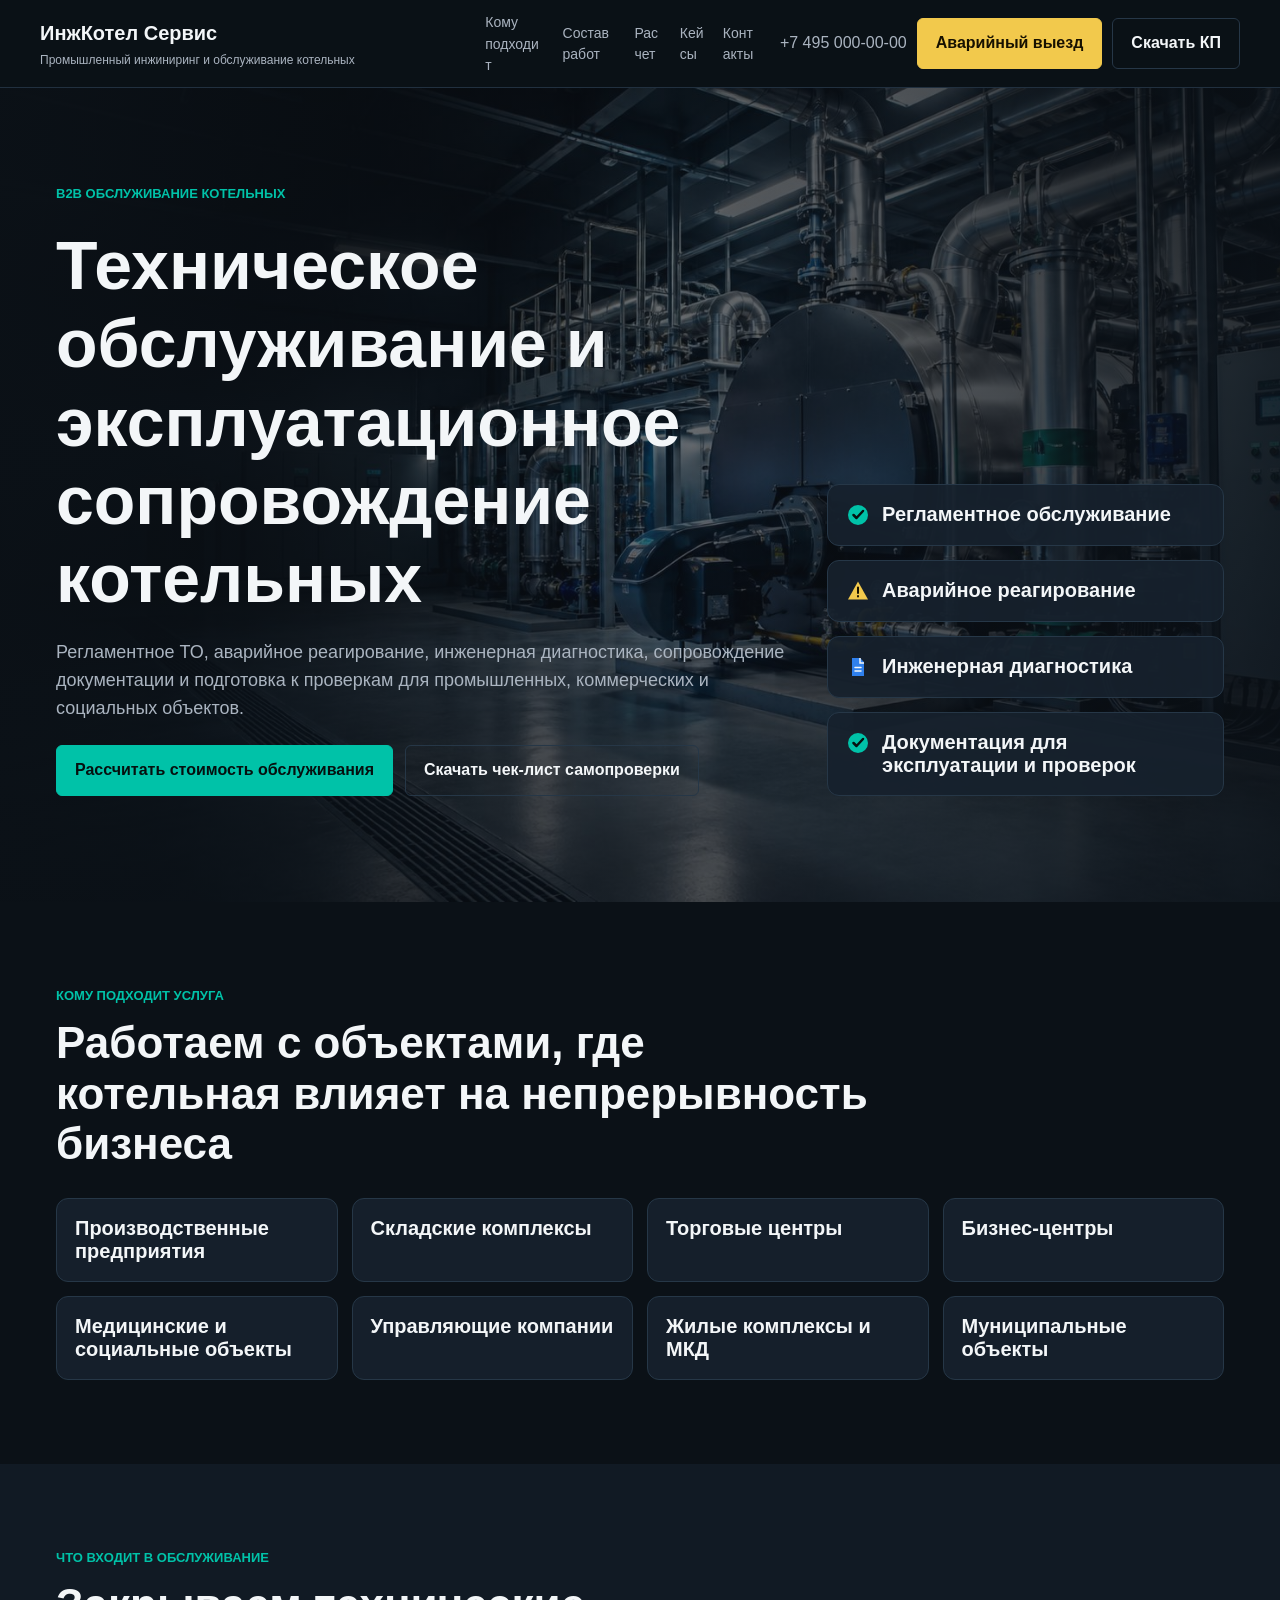
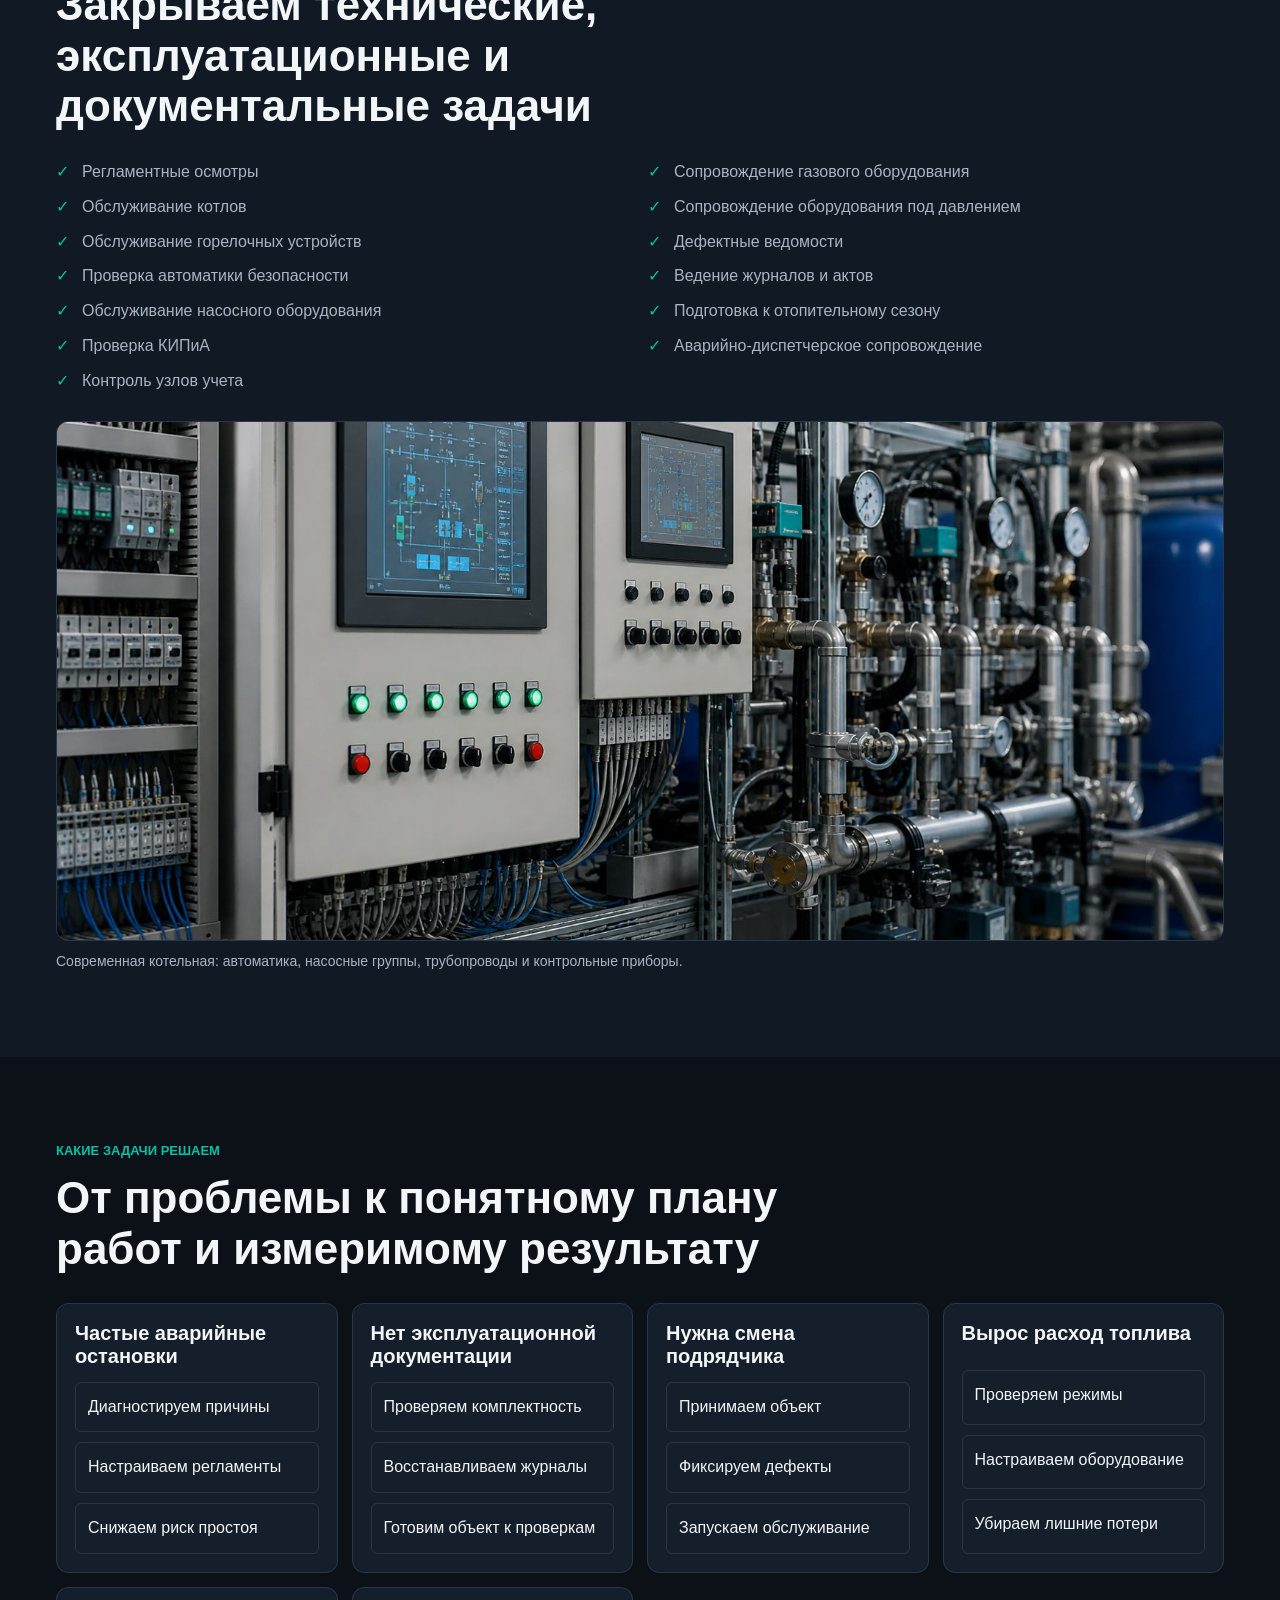
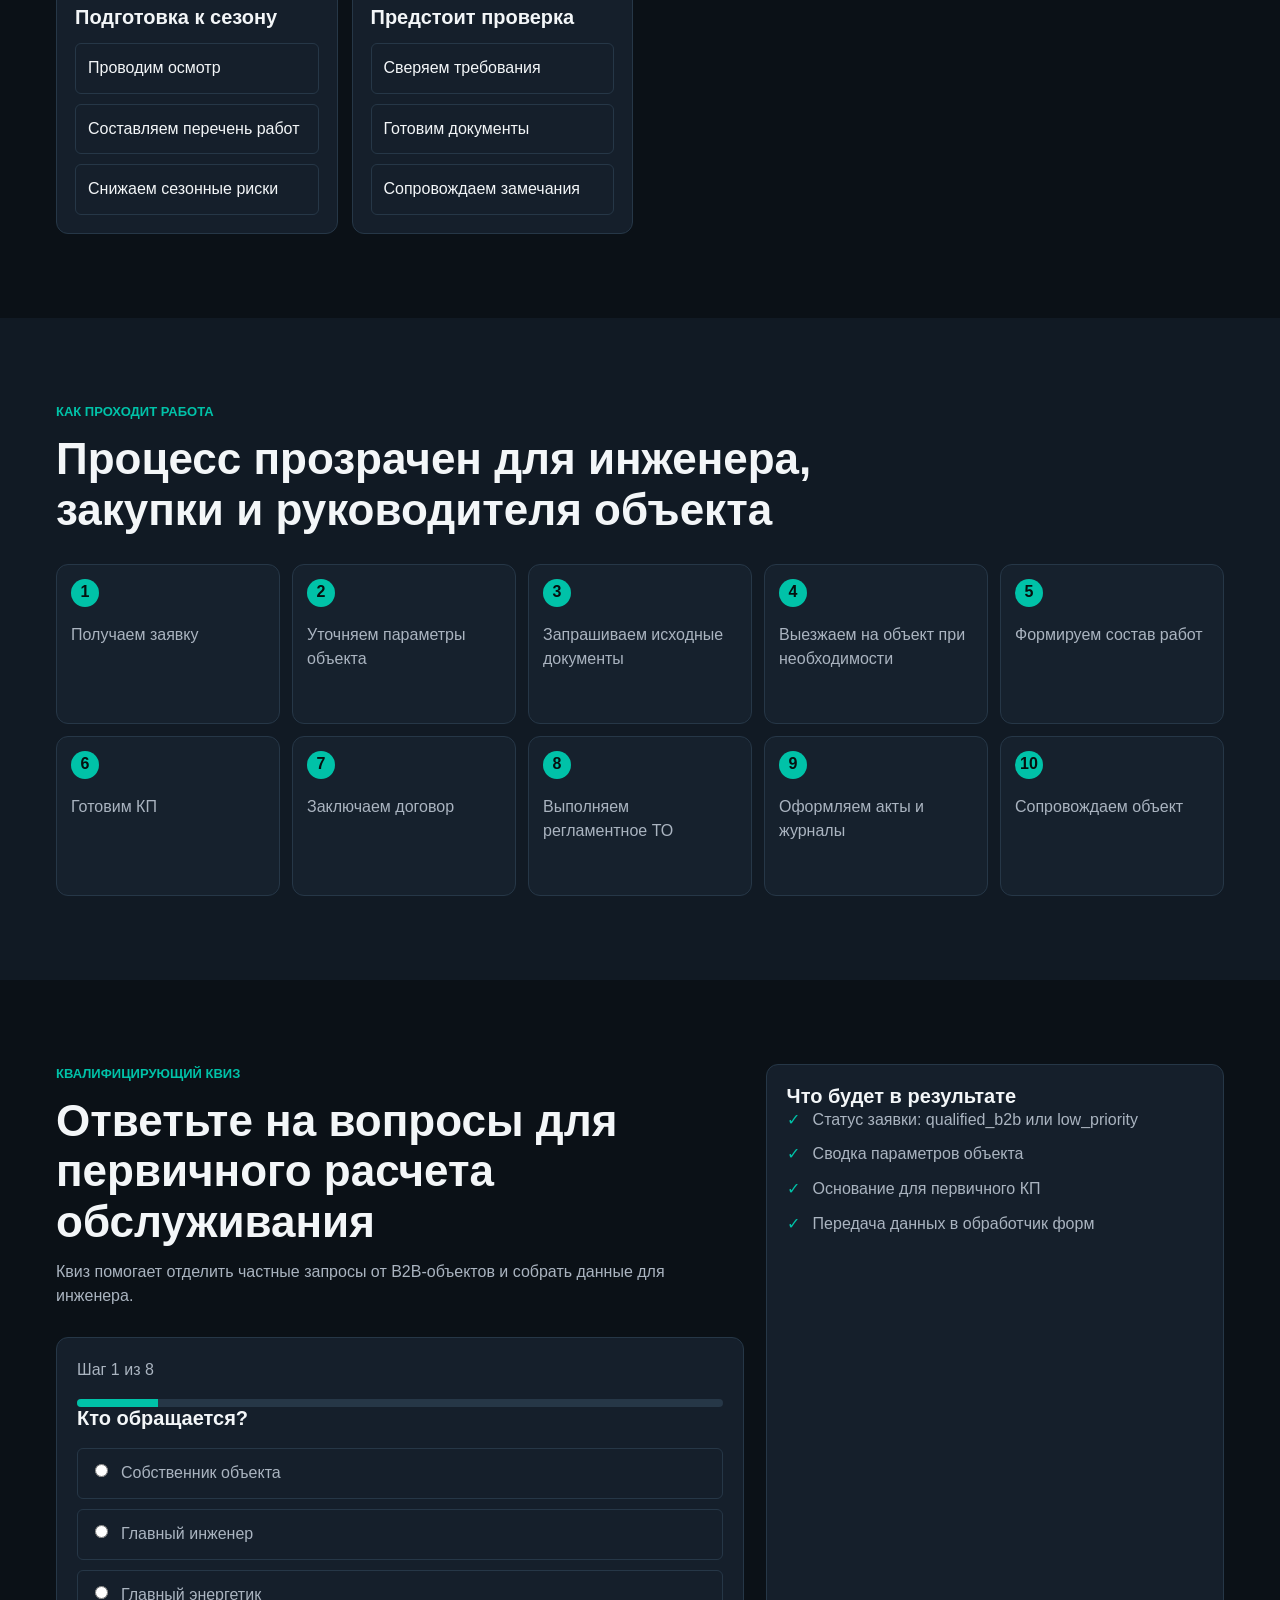
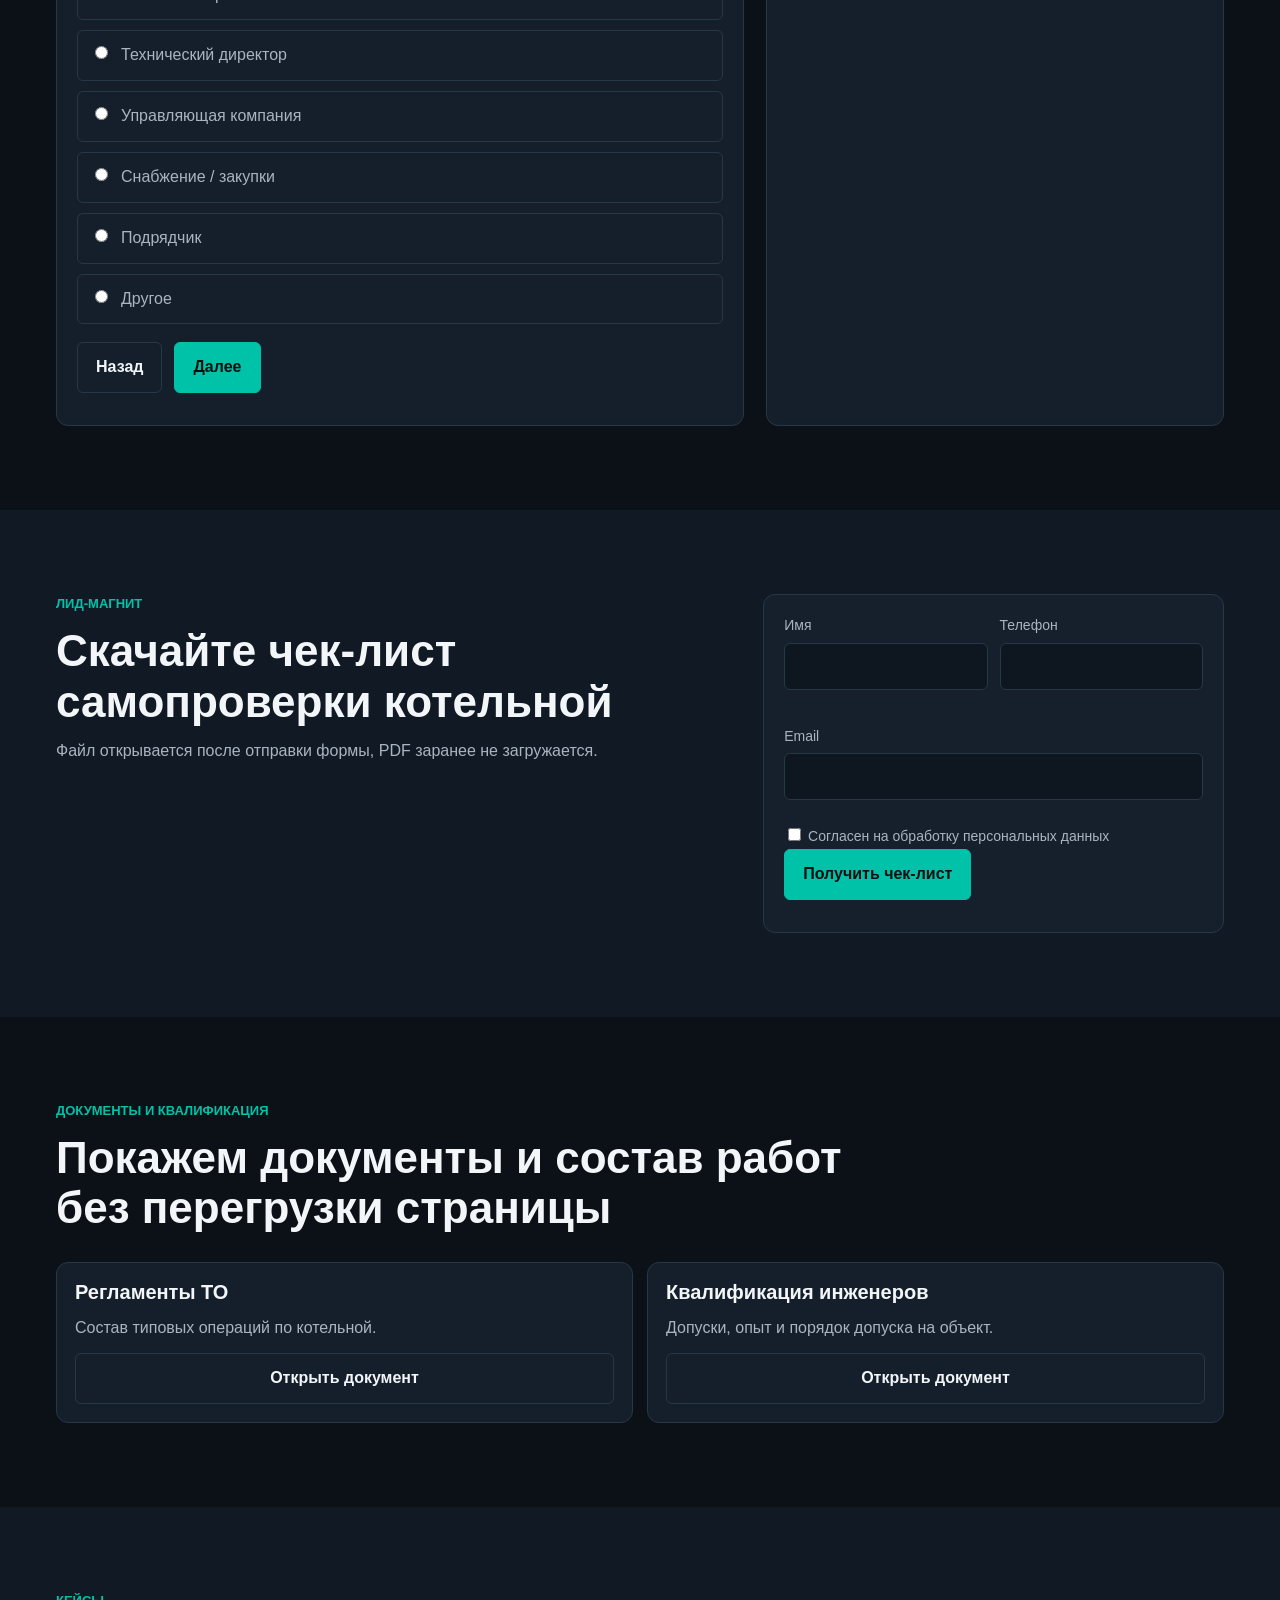
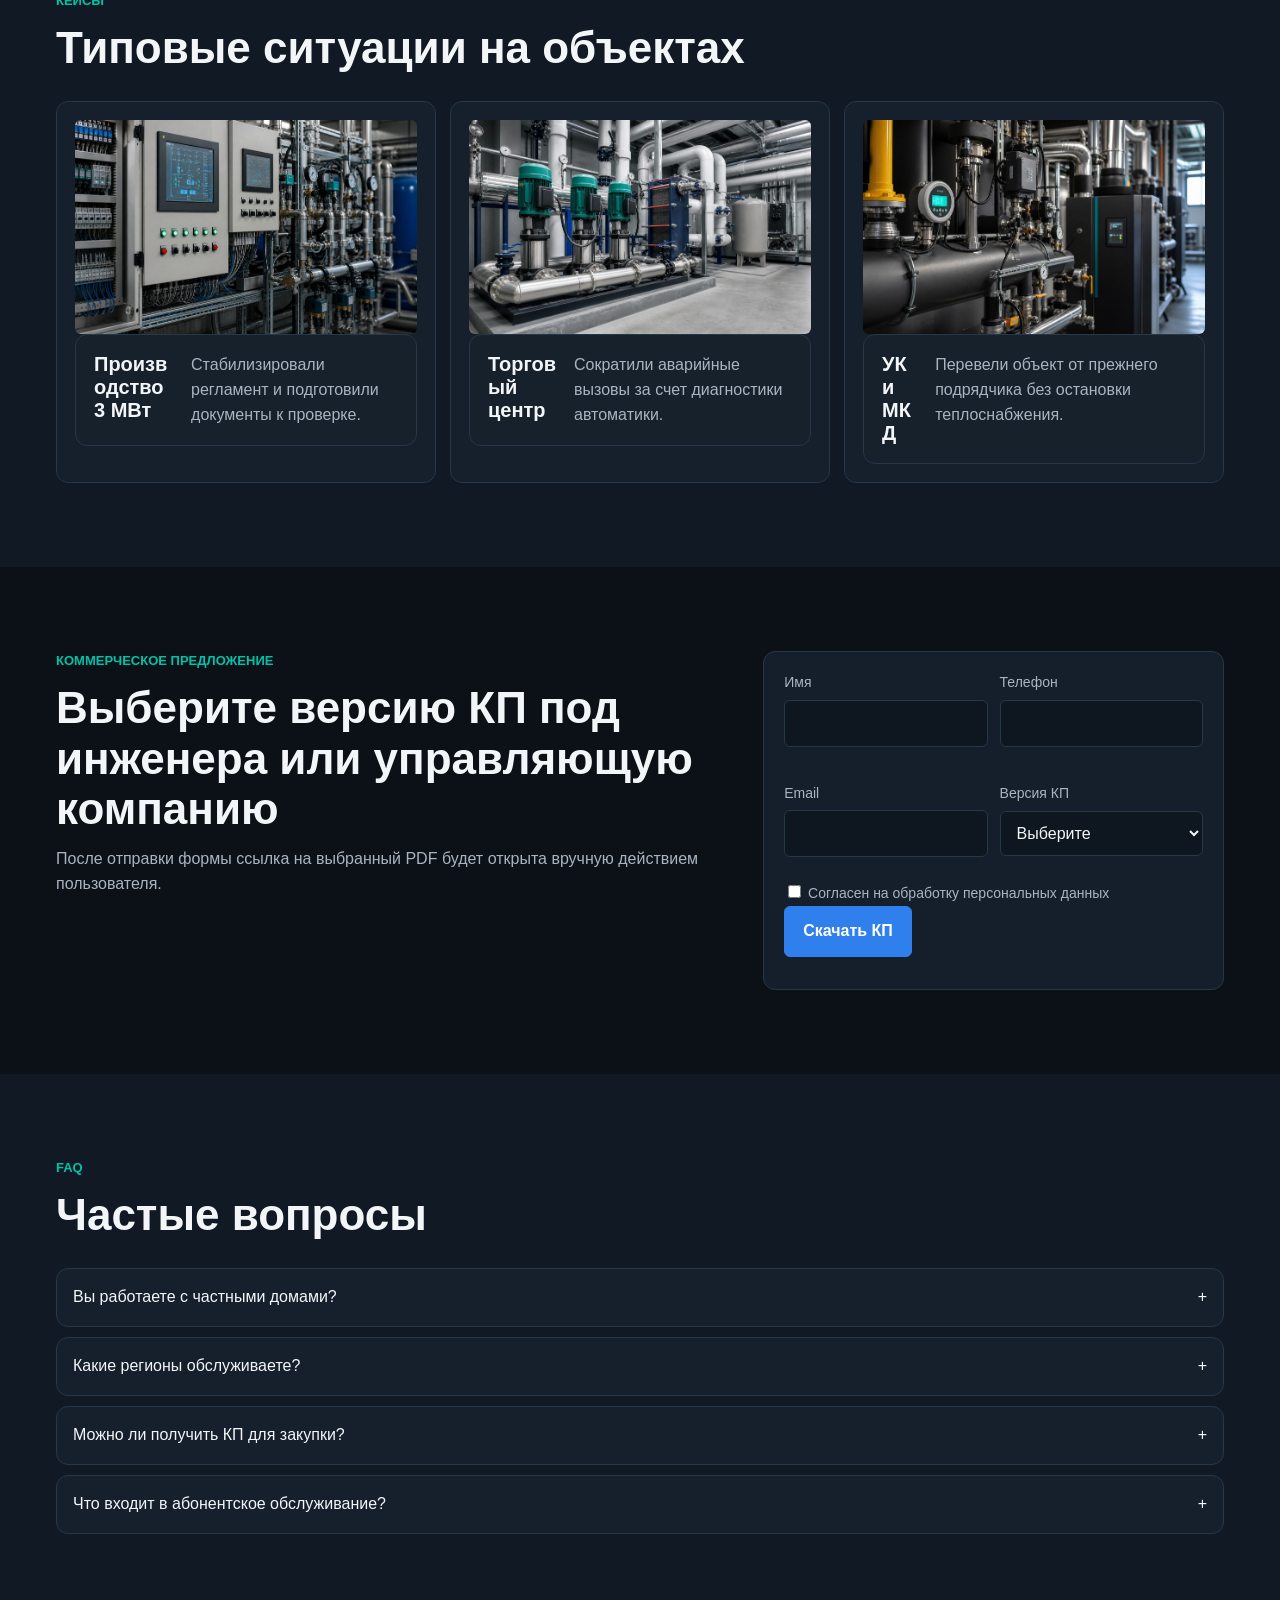
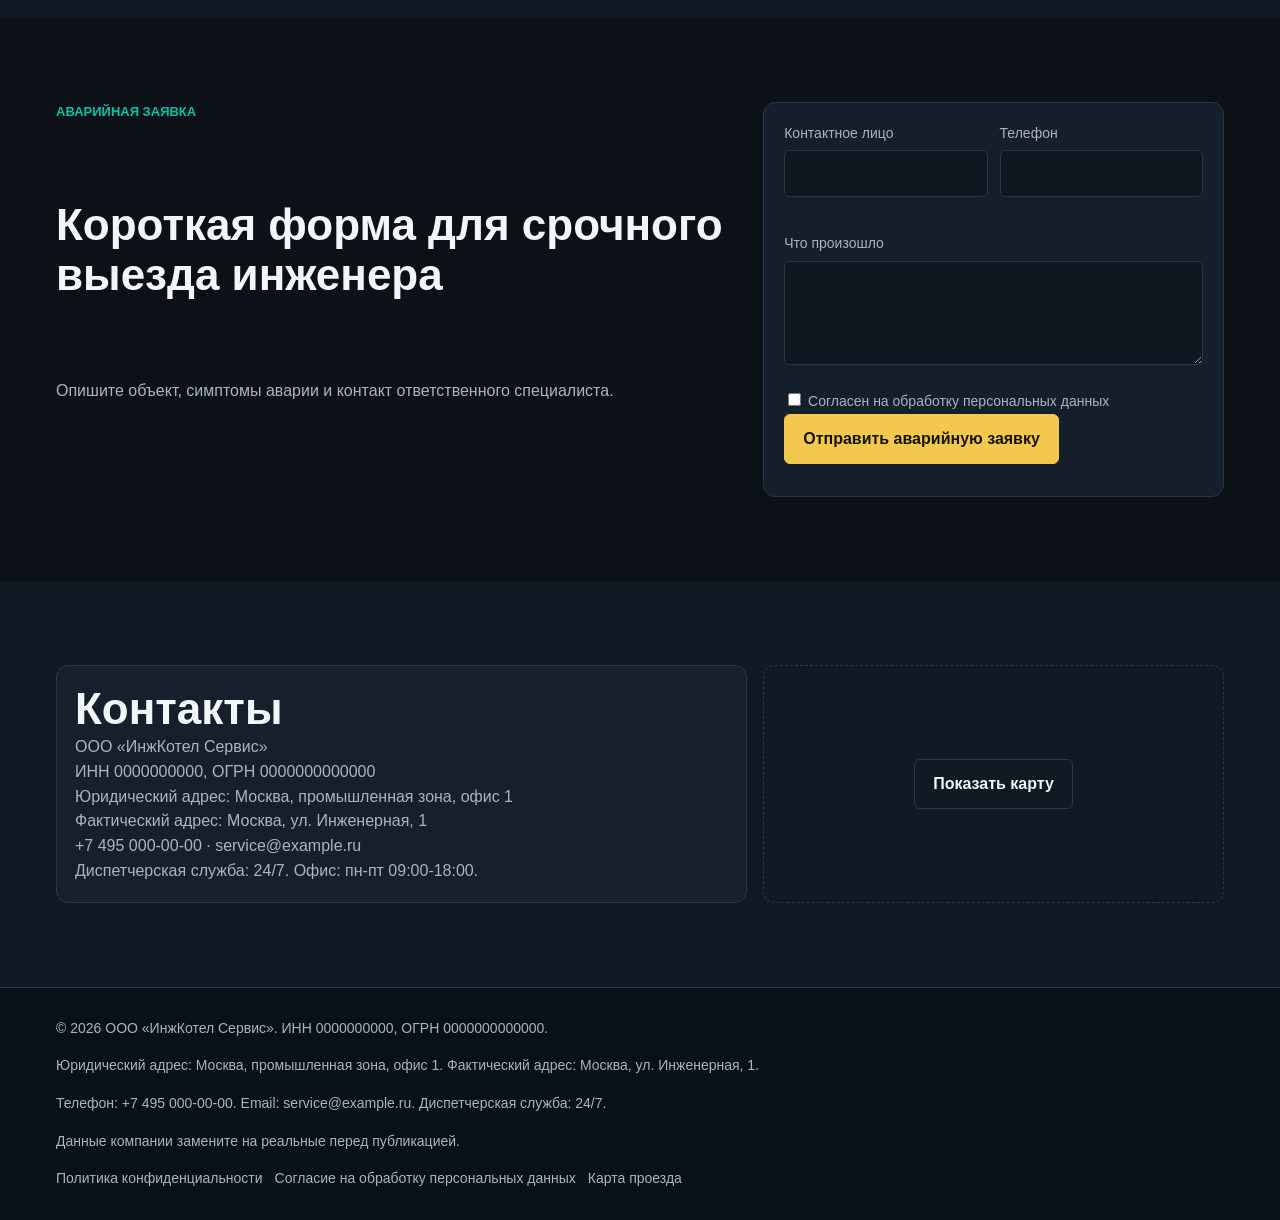
<file: index.html>
<!doctype html>
<html lang="ru">
  <head>
    <meta charset="utf-8">
    <meta name="viewport" content="width=device-width, initial-scale=1">
    <title>Техническое обслуживание котельных для юридических лиц</title>
    <meta name="description" content="Регламентное обслуживание, аварийное сопровождение, инженерная диагностика и подготовка котельных к эксплуатации для промышленных и коммерческих объектов.">
    <meta property="og:type" content="website">
    <meta property="og:title" content="Техническое обслуживание котельных для юридических лиц">
    <meta property="og:description" content="B2B-сервис обслуживания котельных: ТО, аварийный выезд, диагностика, документы и подготовка к проверкам.">
    <meta property="og:image" content="https://efanovaelal-tech.github.io/assets/images/hero-bg.jpg">
    <link rel="stylesheet" href="./css/reset.css?v=20260604-2">
    <link rel="stylesheet" href="./css/variables.css?v=20260604-2">
    <link rel="stylesheet" href="./css/style.css?v=20260604-2">
    <link rel="stylesheet" href="./css/responsive.css?v=20260604-2">
    <script type="application/ld+json">
      {
        "@context": "https://schema.org",
        "@graph": [
          {
            "@type": "Organization",
            "name": "ИнжКотел Сервис",
            "telephone": "+7-495-000-00-00",
            "email": "service@example.ru",
            "address": "Москва, промышленная зона, офис 1"
          },
          {
            "@type": "Service",
            "name": "Техническое обслуживание котельных",
            "provider": {"@type": "Organization", "name": "ИнжКотел Сервис"},
            "areaServed": "Россия",
            "audience": {"@type": "BusinessAudience", "audienceType": "Юридические лица"}
          },
          {
            "@type": "FAQPage",
            "mainEntity": [
              {"@type": "Question", "name": "Вы работаете с частными домами?", "acceptedAnswer": {"@type": "Answer", "text": "Основной профиль компании - юридические лица, промышленные, коммерческие и социальные объекты."}},
              {"@type": "Question", "name": "Можно ли получить КП для закупки?", "acceptedAnswer": {"@type": "Answer", "text": "Да, после уточнения параметров объекта мы подготовим подходящую версию коммерческого предложения."}}
            ]
          }
        ]
      }
    </script>
  </head>
  <body>
    <a class="skip-link" href="#main">Перейти к содержимому</a>
    <header class="site-header" id="header">
      <div class="container header-inner">
        <a class="brand" href="#hero" aria-label="На главную">
          <span class="brand-name">ИнжКотел Сервис</span>
          <span class="brand-desc">Промышленный инжиниринг и обслуживание котельных</span>
        </a>
        <button class="burger" type="button" aria-label="Открыть меню" aria-controls="header-panel" aria-expanded="false" data-menu-toggle><span></span></button>
        <div class="header-panel" id="header-panel">
          <nav aria-label="Основная навигация">
            <ul class="nav-list">
              <li><a class="nav-link" href="#fit">Кому подходит</a></li>
              <li><a class="nav-link" href="#services">Состав работ</a></li>
              <li><a class="nav-link" href="#quiz">Расчет</a></li>
              <li><a class="nav-link" href="#cases">Кейсы</a></li>
              <li><a class="nav-link" href="#contacts">Контакты</a></li>
            </ul>
          </nav>
          <div class="header-actions">
            <a class="phone-link" href="tel:+74950000000" data-track="click_phone">+7 495 000-00-00</a>
            <a class="button button-warning" href="#emergency" data-track="click_emergency">Аварийный выезд</a>
            <a class="button" href="#offer" data-track="click_download_offer">Скачать КП</a>
          </div>
        </div>
      </div>
    </header>

    <main id="main">
      <section id="hero" class="hero">
        <div class="container hero-grid">
          <div class="hero-copy">
            <span class="eyebrow">B2B обслуживание котельных</span>
            <h1>Техническое обслуживание и эксплуатационное сопровождение котельных</h1>
            <p class="lead">Регламентное ТО, аварийное реагирование, инженерная диагностика, сопровождение документации и подготовка к проверкам для промышленных, коммерческих и социальных объектов.</p>
            <div class="hero-actions">
              <a class="button button-primary" href="#quiz" data-track="quiz_start">Рассчитать стоимость обслуживания</a>
              <a class="button" href="#checklist" data-track="click_download_checklist">Скачать чек-лист самопроверки</a>
            </div>
          </div>
          <div class="hero-cards" aria-label="Преимущества">
            <article class="info-card"><img class="icon" src="./assets/icons/check.svg" alt=""><h3>Регламентное обслуживание</h3></article>
            <article class="info-card"><img class="icon" src="./assets/icons/warning.svg" alt=""><h3>Аварийное реагирование</h3></article>
            <article class="info-card"><img class="icon" src="./assets/icons/document.svg" alt=""><h3>Инженерная диагностика</h3></article>
            <article class="info-card"><img class="icon" src="./assets/icons/check.svg" alt=""><h3>Документация для эксплуатации и проверок</h3></article>
          </div>
        </div>
      </section>

      <section id="fit" class="section">
        <div class="container">
          <div class="section-head">
            <span class="eyebrow">Кому подходит услуга</span>
            <h2>Работаем с объектами, где котельная влияет на непрерывность бизнеса</h2>
          </div>
          <div class="card-grid">
            <article class="info-card"><h3>Производственные предприятия</h3></article>
            <article class="info-card"><h3>Складские комплексы</h3></article>
            <article class="info-card"><h3>Торговые центры</h3></article>
            <article class="info-card"><h3>Бизнес-центры</h3></article>
            <article class="info-card"><h3>Медицинские и социальные объекты</h3></article>
            <article class="info-card"><h3>Управляющие компании</h3></article>
            <article class="info-card"><h3>Жилые комплексы и МКД</h3></article>
            <article class="info-card"><h3>Муниципальные объекты</h3></article>
          </div>
        </div>
      </section>

      <section id="services" class="section section-alt">
        <div class="container">
          <div class="section-head">
            <span class="eyebrow">Что входит в обслуживание</span>
            <h2>Закрываем технические, эксплуатационные и документальные задачи</h2>
          </div>
          <ul class="service-list">
            <li>Регламентные осмотры</li>
            <li>Обслуживание котлов</li>
            <li>Обслуживание горелочных устройств</li>
            <li>Проверка автоматики безопасности</li>
            <li>Обслуживание насосного оборудования</li>
            <li>Проверка КИПиА</li>
            <li>Контроль узлов учета</li>
            <li>Сопровождение газового оборудования</li>
            <li>Сопровождение оборудования под давлением</li>
            <li>Дефектные ведомости</li>
            <li>Ведение журналов и актов</li>
            <li>Подготовка к отопительному сезону</li>
            <li>Аварийно-диспетчерское сопровождение</li>
          </ul>
          <figure class="section-media">
            <img src="./assets/images/boiler-room.jpg" alt="Технологичные инженерные системы современной котельной" loading="lazy">
            <figcaption>Современная котельная: автоматика, насосные группы, трубопроводы и контрольные приборы.</figcaption>
          </figure>
        </div>
      </section>

      <section id="tasks" class="section">
        <div class="container">
          <div class="section-head">
            <span class="eyebrow">Какие задачи решаем</span>
            <h2>От проблемы к понятному плану работ и измеримому результату</h2>
          </div>
          <div class="service-grid">
            <article class="task-card"><h3>Частые аварийные остановки</h3><div class="task-flow"><div>Диагностируем причины</div><div>Настраиваем регламенты</div><div>Снижаем риск простоя</div></div></article>
            <article class="task-card"><h3>Нет эксплуатационной документации</h3><div class="task-flow"><div>Проверяем комплектность</div><div>Восстанавливаем журналы</div><div>Готовим объект к проверкам</div></div></article>
            <article class="task-card"><h3>Нужна смена подрядчика</h3><div class="task-flow"><div>Принимаем объект</div><div>Фиксируем дефекты</div><div>Запускаем обслуживание</div></div></article>
            <article class="task-card"><h3>Вырос расход топлива</h3><div class="task-flow"><div>Проверяем режимы</div><div>Настраиваем оборудование</div><div>Убираем лишние потери</div></div></article>
            <article class="task-card"><h3>Подготовка к сезону</h3><div class="task-flow"><div>Проводим осмотр</div><div>Составляем перечень работ</div><div>Снижаем сезонные риски</div></div></article>
            <article class="task-card"><h3>Предстоит проверка</h3><div class="task-flow"><div>Сверяем требования</div><div>Готовим документы</div><div>Сопровождаем замечания</div></div></article>
          </div>
        </div>
      </section>

      <section id="process" class="section section-alt">
        <div class="container">
          <div class="section-head">
            <span class="eyebrow">Как проходит работа</span>
            <h2>Процесс прозрачен для инженера, закупки и руководителя объекта</h2>
          </div>
          <ol class="timeline">
            <li>Получаем заявку</li><li>Уточняем параметры объекта</li><li>Запрашиваем исходные документы</li><li>Выезжаем на объект при необходимости</li><li>Формируем состав работ</li><li>Готовим КП</li><li>Заключаем договор</li><li>Выполняем регламентное ТО</li><li>Оформляем акты и журналы</li><li>Сопровождаем объект</li>
          </ol>
        </div>
      </section>

      <section id="quiz" class="section">
        <div class="container quiz-layout">
          <div>
            <div class="section-head">
              <span class="eyebrow">Квалифицирующий квиз</span>
              <h2>Ответьте на вопросы для первичного расчета обслуживания</h2>
              <p>Квиз помогает отделить частные запросы от B2B-объектов и собрать данные для инженера.</p>
            </div>
            <div class="quiz-card" data-quiz>
              <div class="quiz-meta"><span data-quiz-step>Шаг 1</span><span data-quiz-status></span></div>
              <div class="progress"><div class="progress-bar" data-quiz-progress></div></div>
              <form id="quiz-form" novalidate>
                <div data-quiz-body></div>
                <div class="quiz-controls">
                  <button class="button" type="button" data-quiz-back>Назад</button>
                  <button class="button button-primary" type="button" data-quiz-next>Далее</button>
                </div>
                <p class="quiz-message" data-quiz-message aria-live="polite"></p>
              </form>
            </div>
          </div>
          <aside class="form-card">
            <h3>Что будет в результате</h3>
            <ul class="check-list">
              <li>Статус заявки: qualified_b2b или low_priority</li>
              <li>Сводка параметров объекта</li>
              <li>Основание для первичного КП</li>
              <li>Передача данных в обработчик форм</li>
            </ul>
          </aside>
        </div>
      </section>

      <section id="checklist" class="section section-alt">
        <div class="container contact-grid">
          <div>
            <div class="section-head">
              <span class="eyebrow">Лид-магнит</span>
              <h2>Скачайте чек-лист самопроверки котельной</h2>
              <p>Файл открывается после отправки формы, PDF заранее не загружается.</p>
            </div>
          </div>
          <form class="form-card lead-form" data-form="checklist" data-file="./assets/docs/checklist-kotelnaya.pdf" novalidate>
            <div class="field-grid">
              <div class="field"><label for="check-name">Имя</label><input id="check-name" name="name" required><span class="field-error"></span></div>
              <div class="field"><label for="check-phone">Телефон</label><input id="check-phone" name="phone" type="tel" required><span class="field-error"></span></div>
              <div class="field field-wide"><label for="check-email">Email</label><input id="check-email" name="email" type="email" required><span class="field-error"></span></div>
            </div>
            <label class="consent"><input name="consent" type="checkbox" required> Согласен на обработку персональных данных</label>
            <div class="form-actions"><button class="button button-primary" type="submit">Получить чек-лист</button></div>
            <p class="form-message" aria-live="polite"></p>
          </form>
        </div>
      </section>

      <section id="documents" class="section">
        <div class="container">
          <div class="section-head">
            <span class="eyebrow">Документы и квалификация</span>
            <h2>Покажем документы и состав работ без перегрузки страницы</h2>
          </div>
          <div class="doc-grid">
            <article class="doc-card"><h3>Регламенты ТО</h3><p>Состав типовых операций по котельной.</p><button class="button" type="button" data-modal-open="doc-modal" data-doc-title="Регламенты ТО" data-doc-url="./assets/docs/checklist-kotelnaya.pdf">Открыть документ</button></article>
            <article class="doc-card"><h3>Квалификация инженеров</h3><p>Допуски, опыт и порядок допуска на объект.</p><button class="button" type="button" data-modal-open="doc-modal" data-doc-title="Квалификация инженеров" data-doc-url="./assets/docs/kp-engineer.pdf">Открыть документ</button></article>
          </div>
        </div>
      </section>

      <section id="cases" class="section section-alt">
        <div class="container">
          <div class="section-head">
            <span class="eyebrow">Кейсы</span>
            <h2>Типовые ситуации на объектах</h2>
          </div>
          <div class="case-grid">
            <article class="case-card"><img src="./assets/images/case-1.jpg" alt="Шкафы управления и датчики промышленной котельной" loading="lazy"><div class="info-card"><h3>Производство 3 МВт</h3><p>Стабилизировали регламент и подготовили документы к проверке.</p></div></article>
            <article class="case-card"><img src="./assets/images/case-2.jpg" alt="Насосная группа и теплообменники коммерческой котельной" loading="lazy"><div class="info-card"><h3>Торговый центр</h3><p>Сократили аварийные вызовы за счет диагностики автоматики.</p></div></article>
            <article class="case-card"><img src="./assets/images/case-3.jpg" alt="Трубопроводы, клапаны и датчики инженерной системы" loading="lazy"><div class="info-card"><h3>УК и МКД</h3><p>Перевели объект от прежнего подрядчика без остановки теплоснабжения.</p></div></article>
          </div>
        </div>
      </section>

      <section id="offer" class="section">
        <div class="container contact-grid">
          <div>
            <div class="section-head">
              <span class="eyebrow">Коммерческое предложение</span>
              <h2>Выберите версию КП под инженера или управляющую компанию</h2>
              <p>После отправки формы ссылка на выбранный PDF будет открыта вручную действием пользователя.</p>
            </div>
          </div>
          <form class="form-card lead-form" data-form="offer" novalidate>
            <div class="field-grid">
              <div class="field"><label for="offer-name">Имя</label><input id="offer-name" name="name" required><span class="field-error"></span></div>
              <div class="field"><label for="offer-phone">Телефон</label><input id="offer-phone" name="phone" type="tel" required><span class="field-error"></span></div>
              <div class="field"><label for="offer-email">Email</label><input id="offer-email" name="email" type="email" required><span class="field-error"></span></div>
              <div class="field"><label for="offer-version">Версия КП</label><select id="offer-version" name="offerVersion" required><option value="">Выберите</option><option value="./assets/docs/kp-engineer.pdf">Для инженера</option><option value="./assets/docs/kp-management.pdf">Для УК/руководителя</option></select><span class="field-error"></span></div>
            </div>
            <label class="consent"><input name="consent" type="checkbox" required> Согласен на обработку персональных данных</label>
            <div class="form-actions"><button class="button button-secondary" type="submit">Скачать КП</button></div>
            <p class="form-message" aria-live="polite"></p>
          </form>
        </div>
      </section>

      <section id="faq" class="section section-alt">
        <div class="container">
          <div class="section-head"><span class="eyebrow">FAQ</span><h2>Частые вопросы</h2></div>
          <div class="faq-list" data-accordion>
            <article class="faq-item"><button class="faq-button" type="button" aria-expanded="false" aria-controls="faq-1">Вы работаете с частными домами?<span>+</span></button><div class="faq-panel" id="faq-1"><p>Основной профиль - юридические лица и объекты с промышленной или коммерческой эксплуатацией.</p></div></article>
            <article class="faq-item"><button class="faq-button" type="button" aria-expanded="false" aria-controls="faq-2">Какие регионы обслуживаете?<span>+</span></button><div class="faq-panel" id="faq-2"><p>Регион уточняется по заявке. Для удаленных объектов согласуем формат выезда и сопровождения.</p></div></article>
            <article class="faq-item"><button class="faq-button" type="button" aria-expanded="false" aria-controls="faq-3">Можно ли получить КП для закупки?<span>+</span></button><div class="faq-panel" id="faq-3"><p>Да, подготовим инженерную или управленческую версию КП после уточнения параметров.</p></div></article>
            <article class="faq-item"><button class="faq-button" type="button" aria-expanded="false" aria-controls="faq-4">Что входит в абонентское обслуживание?<span>+</span></button><div class="faq-panel" id="faq-4"><p>Регламентные осмотры, диагностика, документы, рекомендации и аварийно-диспетчерское сопровождение.</p></div></article>
          </div>
        </div>
      </section>

      <section id="emergency" class="section">
        <div class="container contact-grid">
          <div class="section-head">
            <span class="eyebrow">Аварийная заявка</span>
            <h2>Короткая форма для срочного выезда инженера</h2>
            <p>Опишите объект, симптомы аварии и контакт ответственного специалиста.</p>
          </div>
          <form class="form-card lead-form" data-form="emergency" novalidate>
            <div class="field-grid">
              <div class="field"><label for="em-name">Контактное лицо</label><input id="em-name" name="name" required><span class="field-error"></span></div>
              <div class="field"><label for="em-phone">Телефон</label><input id="em-phone" name="phone" type="tel" required><span class="field-error"></span></div>
              <div class="field field-wide"><label for="em-message">Что произошло</label><textarea id="em-message" name="message" required></textarea><span class="field-error"></span></div>
            </div>
            <label class="consent"><input name="consent" type="checkbox" required> Согласен на обработку персональных данных</label>
            <div class="form-actions"><button class="button button-warning" type="submit">Отправить аварийную заявку</button></div>
            <p class="form-message" aria-live="polite"></p>
          </form>
        </div>
      </section>

      <section id="contacts" class="section section-alt">
        <div class="container contact-grid">
          <div class="contact-card">
            <h2>Контакты</h2>
            <p>ООО «ИнжКотел Сервис»</p>
            <p>ИНН 0000000000, ОГРН 0000000000000</p>
            <p>Юридический адрес: Москва, промышленная зона, офис 1</p>
            <p>Фактический адрес: Москва, ул. Инженерная, 1</p>
            <p><a href="tel:+74950000000" data-track="click_phone">+7 495 000-00-00</a> · <a href="mailto:service@example.ru">service@example.ru</a></p>
            <p>Диспетчерская служба: 24/7. Офис: пн-пт 09:00-18:00.</p>
          </div>
          <div class="map-placeholder" data-map>
            <button class="button" type="button" data-map-load>Показать карту</button>
          </div>
        </div>
      </section>
    </main>

    <footer class="site-footer">
      <div class="container footer-grid">
        <p>© 2026 ООО «ИнжКотел Сервис». ИНН 0000000000, ОГРН 0000000000000.</p>
        <p>Юридический адрес: Москва, промышленная зона, офис 1. Фактический адрес: Москва, ул. Инженерная, 1.</p>
        <p>Телефон: +7 495 000-00-00. Email: service@example.ru. Диспетчерская служба: 24/7.</p>
        <p>Данные компании замените на реальные перед публикацией.</p>
        <div class="footer-links">
          <a href="privacy.html">Политика конфиденциальности</a>
          <a href="privacy.html#consent">Согласие на обработку персональных данных</a>
          <a href="#contacts">Карта проезда</a>
        </div>
      </div>
    </footer>

    <div class="modal" id="doc-modal" role="dialog" aria-modal="true" aria-labelledby="doc-modal-title">
      <div class="modal-panel">
        <button class="modal-close" type="button" aria-label="Закрыть" data-modal-close>×</button>
        <h2 id="doc-modal-title">Документ</h2>
        <p id="doc-modal-desc">Документ откроется в новой вкладке по кнопке ниже.</p>
        <div class="form-actions"><a class="button button-primary" href="#" target="_blank" rel="noopener" data-doc-link>Открыть PDF</a></div>
      </div>
    </div>

    <script src="./js/analytics.js"></script>
    <script src="./js/forms.js"></script>
    <script src="./js/modal.js"></script>
    <script src="./js/quiz.js"></script>
    <script src="./js/main.js"></script>
  </body>
</html>
</file>
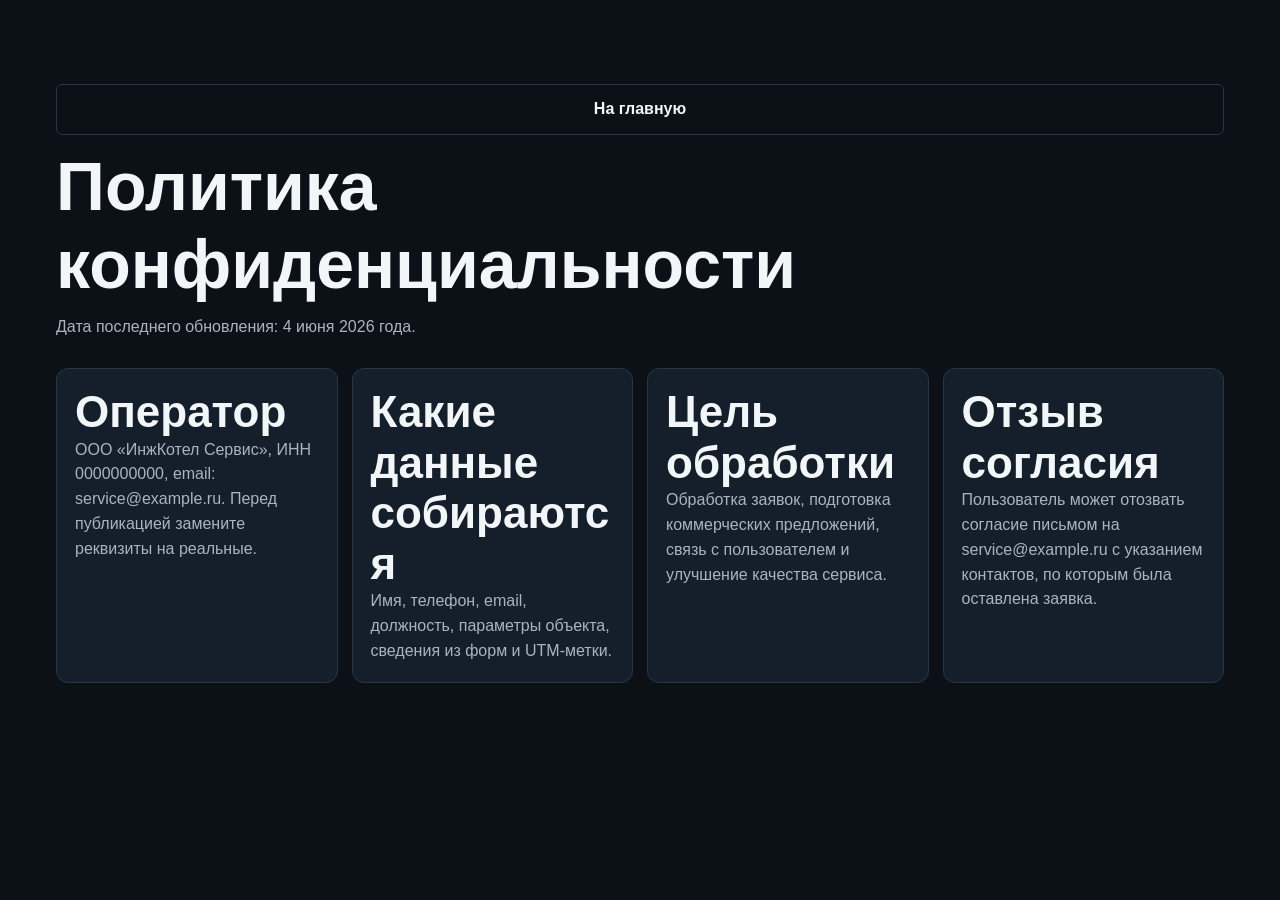
<file: privacy.html>
<!doctype html>
<html lang="ru">
  <head>
    <meta charset="utf-8">
    <meta name="viewport" content="width=device-width, initial-scale=1">
    <title>Политика конфиденциальности</title>
    <link rel="stylesheet" href="./css/reset.css">
    <link rel="stylesheet" href="./css/variables.css">
    <link rel="stylesheet" href="./css/style.css">
    <link rel="stylesheet" href="./css/responsive.css">
  </head>
  <body>
    <main class="section">
      <div class="container">
        <div class="section-head">
          <a class="button" href="index.html">На главную</a>
          <h1>Политика конфиденциальности</h1>
          <p>Дата последнего обновления: 4 июня 2026 года.</p>
        </div>
        <div class="service-grid">
          <article class="info-card"><div><h2>Оператор</h2><p>ООО «ИнжКотел Сервис», ИНН 0000000000, email: service@example.ru. Перед публикацией замените реквизиты на реальные.</p></div></article>
          <article class="info-card"><div><h2>Какие данные собираются</h2><p>Имя, телефон, email, должность, параметры объекта, сведения из форм и UTM-метки.</p></div></article>
          <article class="info-card"><div><h2>Цель обработки</h2><p>Обработка заявок, подготовка коммерческих предложений, связь с пользователем и улучшение качества сервиса.</p></div></article>
          <article class="info-card" id="consent"><div><h2>Отзыв согласия</h2><p>Пользователь может отозвать согласие письмом на service@example.ru с указанием контактов, по которым была оставлена заявка.</p></div></article>
        </div>
      </div>
    </main>
  </body>
</html>
</file>
<file: css/variables.css>
:root {
  --color-bg: #0B1117;
  --color-bg-secondary: #111A24;
  --color-card: #16212D;
  --color-text: #F3F6F8;
  --color-text-muted: #AAB4C0;
  --color-border: #263747;
  --color-accent: #00C2A8;
  --color-accent-blue: #2F80ED;
  --color-warning: #F2C94C;
  --color-error: #EB5757;
  --color-success: #27AE60;
  --font-main: 'Inter', 'Roboto', Arial, sans-serif;
  --container-width: 1200px;
  --radius-sm: 6px;
  --radius-md: 12px;
  --radius-lg: 20px;
  --transition: 0.25s ease;
  --header-height: 76px;
}
</file>
<file: css/style.css>
body {
  overflow-x: hidden;
  background: var(--color-bg);
  color: var(--color-text);
  font-family: var(--font-main);
  line-height: 1.55;
}

h1,
h2,
h3,
p,
a,
button,
li {
  overflow-wrap: anywhere;
  word-break: break-word;
}

body.modal-open,
body.menu-open {
  overflow: hidden;
}

.container {
  width: 100%;
  max-width: var(--container-width);
  margin: 0 auto;
  padding: 0 16px;
}

.section {
  padding: 64px 0;
  background: var(--color-bg);
}

.section-alt {
  background: var(--color-bg-secondary);
}

.section-head {
  display: grid;
  gap: 12px;
  margin-bottom: 28px;
}

.eyebrow {
  color: var(--color-accent);
  font-size: 13px;
  font-weight: 700;
  letter-spacing: 0;
  text-transform: uppercase;
}

h1,
h2,
h3 {
  line-height: 1.15;
}

h1 {
  max-width: 860px;
  font-size: clamp(34px, 7vw, 68px);
}

h2 {
  max-width: 820px;
  font-size: clamp(26px, 5vw, 44px);
}

h3 {
  font-size: 20px;
}

p {
  color: var(--color-text-muted);
}

.lead {
  max-width: 840px;
  font-size: 18px;
}

.button {
  display: inline-flex;
  align-items: center;
  justify-content: center;
  max-width: 100%;
  min-width: 0;
  min-height: 44px;
  padding: 12px 18px;
  border: 1px solid var(--color-border);
  border-radius: var(--radius-sm);
  background: transparent;
  color: var(--color-text);
  font-weight: 700;
  text-align: center;
  white-space: normal;
  transition: background var(--transition), border-color var(--transition), color var(--transition);
}

.button:hover,
.button:focus-visible {
  border-color: var(--color-accent);
  outline: 0;
}

.button-primary {
  border-color: var(--color-accent);
  background: var(--color-accent);
  color: #06100f;
}

.button-secondary {
  border-color: var(--color-accent-blue);
  background: var(--color-accent-blue);
  color: #fff;
}

.button-warning {
  border-color: var(--color-warning);
  background: var(--color-warning);
  color: #171100;
}

.site-header {
  position: sticky;
  top: 0;
  z-index: 30;
  border-bottom: 1px solid rgba(38, 55, 71, 0.85);
  background: rgba(11, 17, 23, 0.94);
  backdrop-filter: blur(12px);
}

.header-inner {
  display: grid;
  grid-template-columns: 1fr auto;
  gap: 14px;
  align-items: center;
  min-height: var(--header-height);
  padding: 10px 0;
}

.brand {
  display: grid;
  gap: 2px;
}

.brand-name {
  font-size: 20px;
  font-weight: 800;
}

.brand-desc {
  color: var(--color-text-muted);
  font-size: 12px;
}

.burger {
  width: 44px;
  height: 44px;
  border: 1px solid var(--color-border);
  border-radius: var(--radius-sm);
  background: var(--color-card);
}

.burger span,
.burger::before,
.burger::after {
  display: block;
  width: 20px;
  height: 2px;
  margin: 5px auto;
  background: var(--color-text);
  content: "";
}

.header-panel {
  position: fixed;
  inset: var(--header-height) 0 auto 0;
  display: none;
  max-height: calc(100vh - var(--header-height));
  overflow: auto;
  border-bottom: 1px solid var(--color-border);
  background: var(--color-bg-secondary);
  padding: 18px 16px 24px;
}

.header-panel.is-open {
  display: grid;
  gap: 18px;
}

.nav-list,
.header-actions {
  display: grid;
  gap: 10px;
}

.nav-link,
.phone-link {
  display: inline-flex;
  min-height: 44px;
  align-items: center;
  color: var(--color-text-muted);
}

.nav-link:hover,
.nav-link:focus-visible,
.phone-link:hover,
.phone-link:focus-visible {
  color: var(--color-text);
  outline: 0;
}

.hero {
  position: relative;
  overflow: hidden;
  min-height: auto;
  padding: 70px 0 48px;
  background:
    linear-gradient(180deg, rgba(11, 17, 23, 0.72), rgba(11, 17, 23, 0.68), rgba(11, 17, 23, 0.90)),
    url("../assets/images/hero-bg.jpg") 62% center / cover no-repeat,
    var(--color-bg-secondary);
}

.hero .container {
  position: relative;
  z-index: 1;
}

.hero-grid {
  display: grid;
  gap: 34px;
}

.hero-copy {
  display: grid;
  gap: 22px;
}

.hero-actions,
.form-actions,
.quiz-controls {
  display: flex;
  flex-wrap: wrap;
  gap: 12px;
}

.hero-cards,
.card-grid,
.service-grid,
.case-grid,
.doc-grid {
  display: grid;
  gap: 14px;
  min-width: 0;
}

.info-card,
.service-card,
.task-card,
.doc-card,
.case-card,
.faq-item,
.form-card,
.quiz-card,
.contact-card,
.modal-panel {
  border: 1px solid var(--color-border);
  border-radius: var(--radius-md);
  background: rgba(22, 33, 45, 0.92);
  min-width: 0;
}

.info-card,
.service-card,
.task-card,
.doc-card,
.case-card,
.contact-card {
  padding: 18px;
}

.info-card {
  display: flex;
  gap: 12px;
  align-items: flex-start;
}

.info-card > *,
.service-card > *,
.task-card > *,
.doc-card > *,
.case-card > * {
  max-width: 100%;
  min-width: 0;
}

.icon {
  width: 24px;
  height: 24px;
  flex: 0 0 24px;
}

.service-list {
  columns: 1;
}

.section-media {
  margin-top: 28px;
}

.section-media img {
  width: 100%;
  aspect-ratio: 16 / 11;
  max-height: 520px;
  object-fit: cover;
  border: 1px solid var(--color-border);
  border-radius: var(--radius-md);
}

.section-media figcaption {
  margin-top: 10px;
  color: var(--color-text-muted);
  font-size: 14px;
}

.service-list li,
.check-list li {
  position: relative;
  margin-bottom: 10px;
  padding-left: 26px;
  color: var(--color-text-muted);
}

.service-list li::before,
.check-list li::before {
  position: absolute;
  left: 0;
  color: var(--color-accent);
  content: "✓";
}

.task-card {
  display: grid;
  gap: 14px;
}

.task-flow {
  display: grid;
  gap: 10px;
}

.task-flow div {
  padding: 12px;
  border: 1px solid var(--color-border);
  border-radius: var(--radius-sm);
}

.timeline {
  display: grid;
  gap: 12px;
  counter-reset: step;
}

.timeline li {
  position: relative;
  padding: 16px 16px 16px 58px;
  border: 1px solid var(--color-border);
  border-radius: var(--radius-md);
  background: var(--color-card);
  color: var(--color-text-muted);
}

.timeline li::before {
  position: absolute;
  left: 16px;
  top: 14px;
  display: grid;
  width: 28px;
  height: 28px;
  place-items: center;
  border-radius: 50%;
  background: var(--color-accent);
  color: #06100f;
  font-weight: 800;
  counter-increment: step;
  content: counter(step);
}

.quiz-layout {
  display: grid;
  gap: 22px;
}

.quiz-card,
.form-card {
  padding: 20px;
}

.progress {
  height: 8px;
  overflow: hidden;
  border-radius: 999px;
  background: var(--color-border);
}

.progress-bar {
  width: 0;
  height: 100%;
  background: var(--color-accent);
  transition: width var(--transition);
}

.quiz-meta {
  display: flex;
  justify-content: space-between;
  gap: 12px;
  margin-bottom: 16px;
  color: var(--color-text-muted);
}

.quiz-options {
  display: grid;
  gap: 10px;
  margin: 18px 0;
}

.option {
  display: flex;
  gap: 10px;
  align-items: flex-start;
  min-height: 44px;
  padding: 12px;
  border: 1px solid var(--color-border);
  border-radius: var(--radius-sm);
  color: var(--color-text-muted);
}

.option:focus-within {
  border-color: var(--color-accent);
}

.field-grid {
  display: grid;
  gap: 12px;
}

.field {
  display: grid;
  gap: 6px;
}

.field label,
.consent {
  color: var(--color-text-muted);
  font-size: 14px;
}

.field input,
.field select,
.field textarea {
  width: 100%;
  min-height: 44px;
  border: 1px solid var(--color-border);
  border-radius: var(--radius-sm);
  background: #0e1720;
  color: var(--color-text);
  padding: 10px 12px;
}

.field textarea {
  min-height: 104px;
  resize: vertical;
}

.field input:focus,
.field select:focus,
.field textarea:focus {
  border-color: var(--color-accent);
  outline: 0;
}

.field-error {
  min-height: 18px;
  color: var(--color-error);
  font-size: 13px;
}

.form-message,
.quiz-message {
  margin-top: 12px;
  color: var(--color-text-muted);
}

.form-message.is-success,
.quiz-message.is-success {
  color: var(--color-success);
}

.form-message.is-error,
.quiz-message.is-error {
  color: var(--color-error);
}

.doc-card {
  display: grid;
  gap: 12px;
}

.case-card img {
  width: 100%;
  aspect-ratio: 16 / 10;
  object-fit: cover;
  border-radius: var(--radius-sm);
  background: var(--color-bg-secondary);
}

.faq-list {
  display: grid;
  gap: 10px;
}

.faq-button {
  display: flex;
  width: 100%;
  min-height: 52px;
  align-items: center;
  justify-content: space-between;
  gap: 16px;
  border: 0;
  background: transparent;
  color: var(--color-text);
  padding: 16px;
  text-align: left;
}

.faq-panel {
  display: none;
  padding: 0 16px 16px;
}

.faq-item.is-open .faq-panel {
  display: block;
}

.contact-grid {
  display: grid;
  gap: 16px;
}

.map-placeholder {
  display: grid;
  min-height: 220px;
  place-items: center;
  border: 1px dashed var(--color-border);
  border-radius: var(--radius-md);
  background: var(--color-bg-secondary);
  padding: 20px;
  text-align: center;
}

.map-frame {
  width: 100%;
  height: 320px;
  border: 0;
  border-radius: var(--radius-md);
}

.site-footer {
  border-top: 1px solid var(--color-border);
  background: #081018;
  padding: 30px 0;
}

.footer-grid {
  display: grid;
  gap: 16px;
  color: var(--color-text-muted);
  font-size: 14px;
}

.footer-links {
  display: flex;
  flex-wrap: wrap;
  gap: 12px;
}

.modal {
  position: fixed;
  inset: 0;
  z-index: 60;
  display: none;
  align-items: center;
  justify-content: center;
  background: rgba(3, 7, 11, 0.72);
  padding: 18px;
}

.modal.is-open {
  display: flex;
}

.modal-panel {
  position: relative;
  width: min(100%, 760px);
  max-height: 90vh;
  overflow: auto;
  padding: 22px;
}

.modal-close {
  position: absolute;
  right: 12px;
  top: 12px;
  width: 44px;
  height: 44px;
  border: 1px solid var(--color-border);
  border-radius: var(--radius-sm);
  background: var(--color-bg-secondary);
  color: var(--color-text);
}

.skip-link {
  position: absolute;
  left: 8px;
  top: -60px;
  z-index: 100;
  background: var(--color-accent);
  color: #06100f;
  padding: 10px 12px;
}

.skip-link:focus {
  top: 8px;
}
</file>
<file: css/responsive.css>
@media (max-width: 480px) {
  h1 {
    font-size: 32px;
  }

  h2 {
    font-size: 25px;
  }

  h3 {
    font-size: 18px;
  }

  .info-card,
  .service-card,
  .task-card,
  .doc-card,
  .case-card,
  .form-card,
  .quiz-card,
  .contact-card {
    padding: 16px;
  }

  .hero-actions,
  .form-actions,
  .quiz-controls {
    display: grid;
  }

  .hero-actions .button,
  .form-actions .button,
  .quiz-controls .button {
    width: 100%;
  }

  .nav-link,
  .phone-link,
  .info-card h3,
  .service-card h3,
  .task-card h3,
  .doc-card h3,
  .case-card h3 {
    max-width: 100%;
    min-width: 0;
  }
}

@media (min-width: 768px) {
  .section {
    padding: 84px 0;
  }

  .hero {
    min-height: calc(100vh - var(--header-height));
    background:
      linear-gradient(90deg, rgba(11, 17, 23, 0.96), rgba(11, 17, 23, 0.60), rgba(11, 17, 23, 0.88)),
      url("../assets/images/hero-bg.jpg") center / cover no-repeat,
      var(--color-bg-secondary);
  }

  .hero-cards,
  .card-grid,
  .service-grid,
  .doc-grid,
  .case-grid {
    grid-template-columns: repeat(2, minmax(0, 1fr));
  }

  .service-list {
    columns: 2;
  }

  .field-grid {
    grid-template-columns: repeat(2, minmax(0, 1fr));
  }

  .field-wide {
    grid-column: 1 / -1;
  }

  .contact-grid,
  .quiz-layout {
    grid-template-columns: minmax(0, 1.2fr) minmax(280px, 0.8fr);
  }
}

@media (min-width: 1024px) {
  :root {
    --header-height: 86px;
  }

  .burger {
    display: none;
  }

  .header-inner {
    grid-template-columns: minmax(230px, 0.8fr) minmax(0, 1.4fr);
  }

  .header-panel {
    position: static;
    display: grid;
    grid-template-columns: minmax(0, 1fr) auto;
    gap: 20px;
    align-items: center;
    max-height: none;
    overflow: visible;
    border-bottom: 0;
    background: transparent;
    padding: 0;
  }

  .nav-list,
  .header-actions {
    display: flex;
    align-items: center;
  }

  .nav-list {
    justify-content: center;
    gap: 18px;
  }

  .nav-link {
    font-size: 14px;
  }

  .header-actions {
    justify-content: flex-end;
  }

  .hero-grid {
    grid-template-columns: minmax(0, 1.3fr) minmax(330px, 0.7fr);
    align-items: end;
  }

  .hero-cards {
    grid-template-columns: 1fr;
  }

  .card-grid {
    grid-template-columns: repeat(4, minmax(0, 1fr));
  }

  .service-grid {
    grid-template-columns: repeat(3, minmax(0, 1fr));
  }

  .case-grid {
    grid-template-columns: repeat(3, minmax(0, 1fr));
  }

  .timeline {
    grid-template-columns: repeat(5, minmax(0, 1fr));
  }

  .timeline li {
    min-height: 160px;
    padding: 58px 14px 14px;
  }

  .timeline li::before {
    left: 14px;
  }
}

@media (min-width: 1280px) {
  .hero {
    padding-top: 96px;
  }

  .service-grid {
    grid-template-columns: repeat(4, minmax(0, 1fr));
  }
}
</file>
